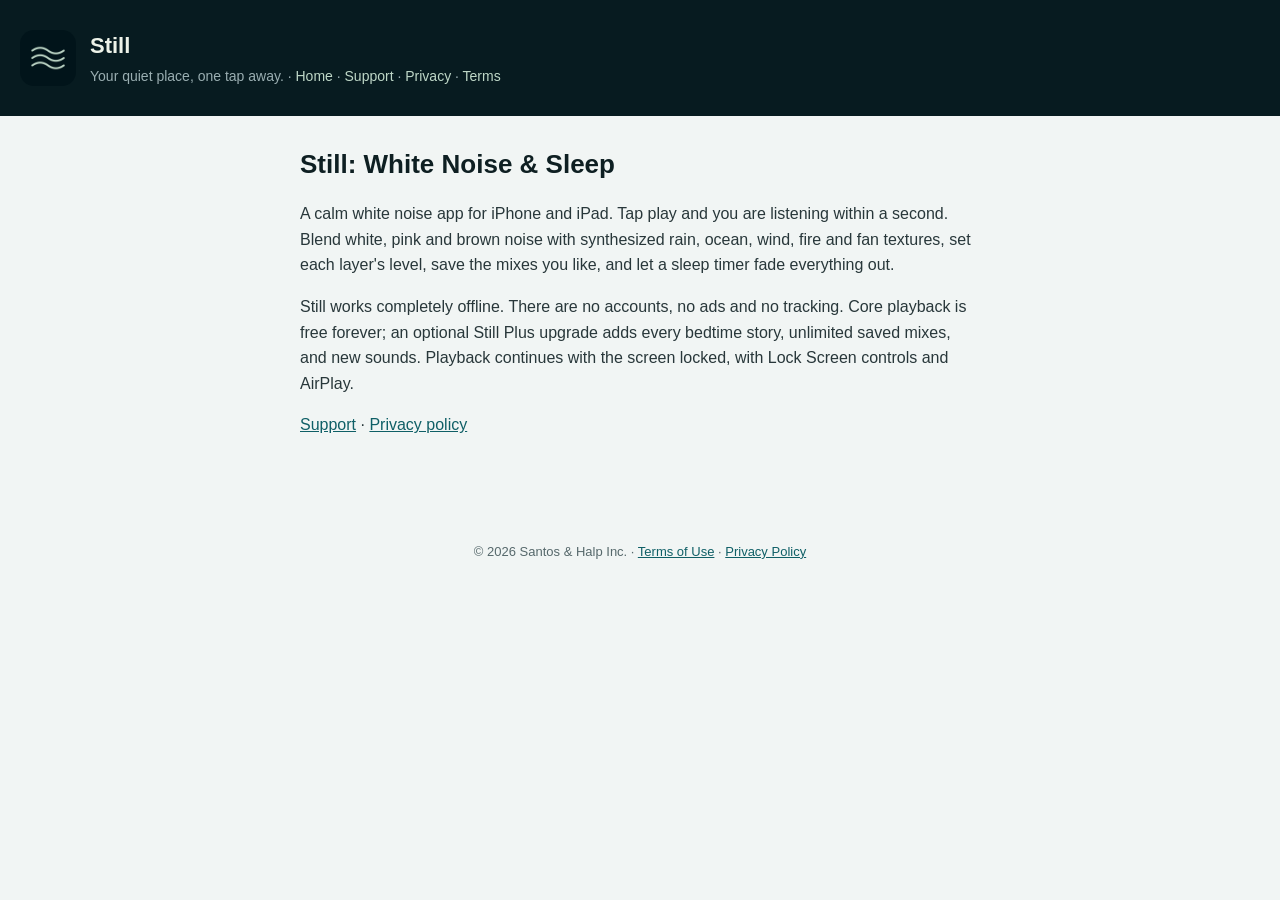
<file: index.html>
<!doctype html><html lang="en"><head><meta charset="utf-8"><meta name="viewport" content="width=device-width,initial-scale=1"><link rel="stylesheet" href="style.css"><link rel="icon" href="icon.png"><title>Still: White Noise &amp; Sleep</title></head><body>
<header><div class="wrap"><img src="icon.png" alt=""><div><h1>Still</h1><p>Your quiet place, one tap away. · <a href="index.html">Home</a> · <a href="support.html">Support</a> · <a href="privacy.html">Privacy</a> · <a href="terms.html">Terms</a></p></div></div></header><main>
<h2>Still: White Noise &amp; Sleep</h2>
<p>A calm white noise app for iPhone and iPad. Tap play and you are listening within a second. Blend white, pink and brown noise with synthesized rain, ocean, wind, fire and fan textures, set each layer's level, save the mixes you like, and let a sleep timer fade everything out.</p>
<p>Still works completely offline. There are no accounts, no ads and no tracking. Core playback is free forever; an optional Still Plus upgrade adds every bedtime story, unlimited saved mixes, and new sounds. Playback continues with the screen locked, with Lock Screen controls and AirPlay.</p>
<p><a href="support.html">Support</a> · <a href="privacy.html">Privacy policy</a></p>
</main><footer>© 2026 Santos &amp; Halp Inc. · <a href="terms.html">Terms of Use</a> · <a href="privacy.html">Privacy Policy</a></footer></body></html>
</file>
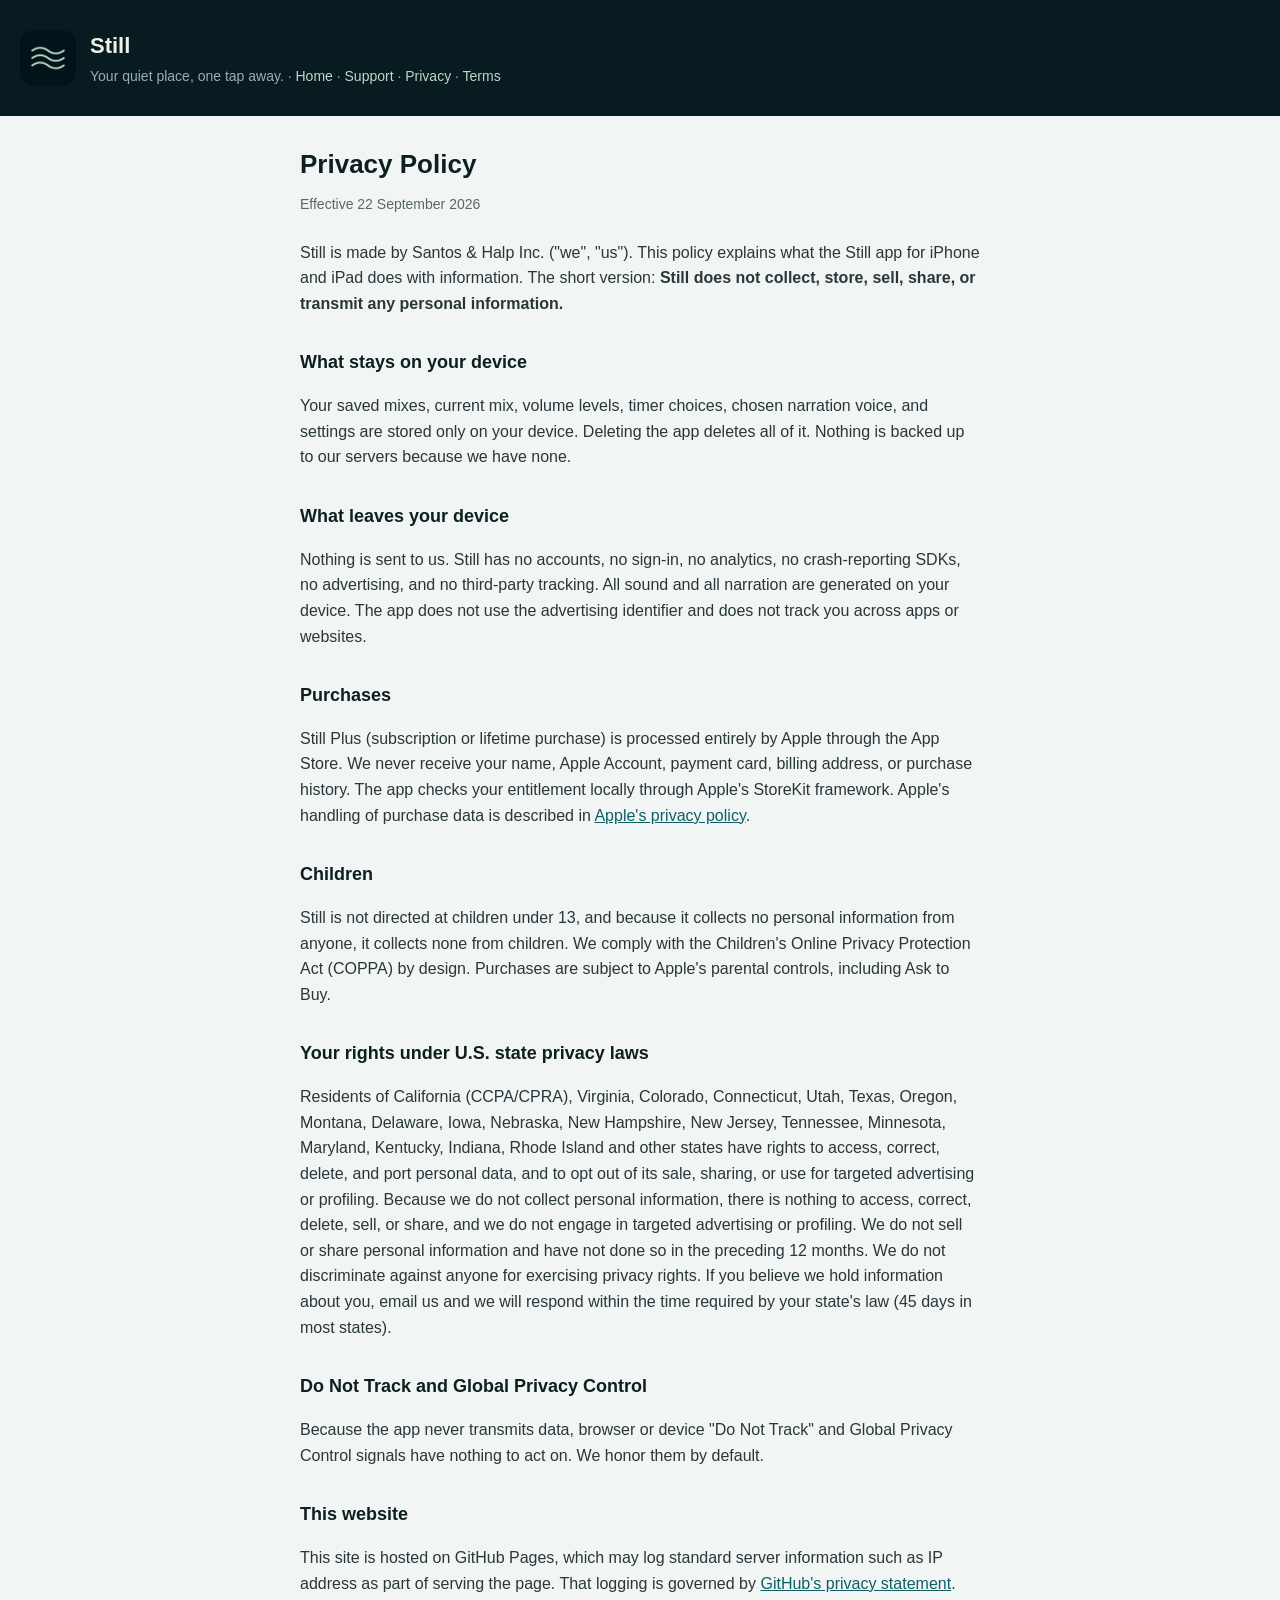
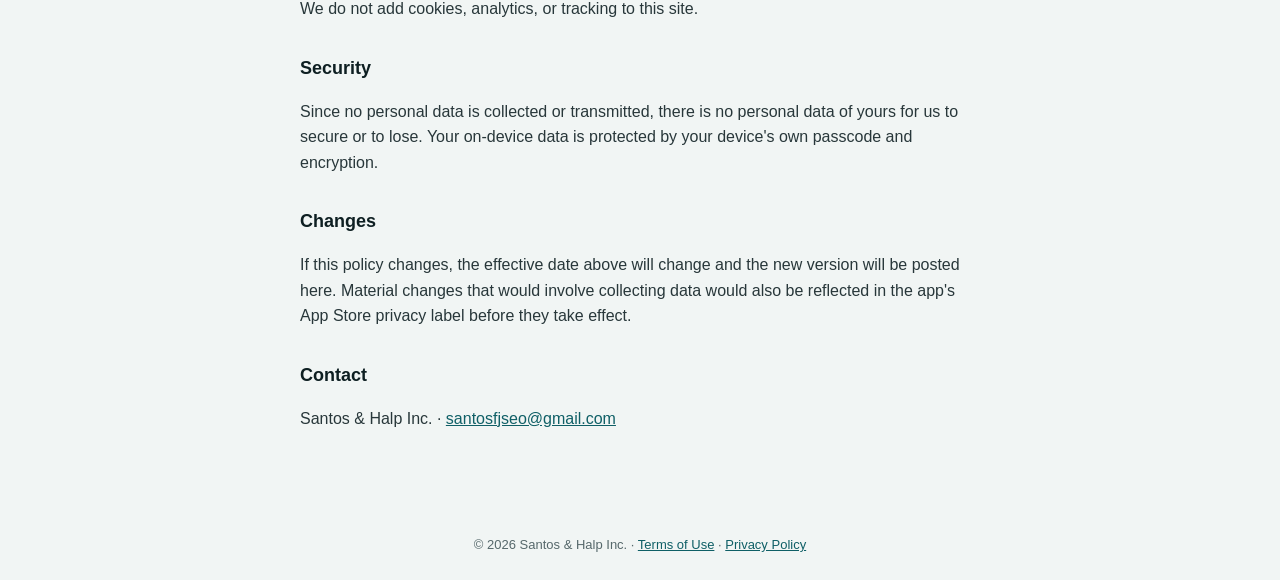
<file: privacy.html>
<!doctype html><html lang="en"><head><meta charset="utf-8"><meta name="viewport" content="width=device-width,initial-scale=1"><link rel="stylesheet" href="style.css"><link rel="icon" href="icon.png"><title>Privacy Policy · Still</title></head><body>
<header><div class="wrap"><img src="icon.png" alt=""><div><h1>Still</h1><p>Your quiet place, one tap away. · <a href="index.html">Home</a> · <a href="support.html">Support</a> · <a href="privacy.html">Privacy</a> · <a href="terms.html">Terms</a></p></div></div></header><main>
<h2>Privacy Policy</h2><p class="updated">Effective 22 September 2026</p>
<p>Still is made by Santos &amp; Halp Inc. ("we", "us"). This policy explains what the Still app for iPhone and iPad does with information. The short version: <strong>Still does not collect, store, sell, share, or transmit any personal information.</strong></p>
<h3>What stays on your device</h3>
<p>Your saved mixes, current mix, volume levels, timer choices, chosen narration voice, and settings are stored only on your device. Deleting the app deletes all of it. Nothing is backed up to our servers because we have none.</p>
<h3>What leaves your device</h3>
<p>Nothing is sent to us. Still has no accounts, no sign-in, no analytics, no crash-reporting SDKs, no advertising, and no third-party tracking. All sound and all narration are generated on your device. The app does not use the advertising identifier and does not track you across apps or websites.</p>
<h3>Purchases</h3>
<p>Still Plus (subscription or lifetime purchase) is processed entirely by Apple through the App Store. We never receive your name, Apple Account, payment card, billing address, or purchase history. The app checks your entitlement locally through Apple's StoreKit framework. Apple's handling of purchase data is described in <a href="https://www.apple.com/legal/privacy/">Apple's privacy policy</a>.</p>
<h3>Children</h3>
<p>Still is not directed at children under 13, and because it collects no personal information from anyone, it collects none from children. We comply with the Children's Online Privacy Protection Act (COPPA) by design. Purchases are subject to Apple's parental controls, including Ask to Buy.</p>
<h3>Your rights under U.S. state privacy laws</h3>
<p>Residents of California (CCPA/CPRA), Virginia, Colorado, Connecticut, Utah, Texas, Oregon, Montana, Delaware, Iowa, Nebraska, New Hampshire, New Jersey, Tennessee, Minnesota, Maryland, Kentucky, Indiana, Rhode Island and other states have rights to access, correct, delete, and port personal data, and to opt out of its sale, sharing, or use for targeted advertising or profiling. Because we do not collect personal information, there is nothing to access, correct, delete, sell, or share, and we do not engage in targeted advertising or profiling. We do not sell or share personal information and have not done so in the preceding 12 months. We do not discriminate against anyone for exercising privacy rights. If you believe we hold information about you, email us and we will respond within the time required by your state's law (45 days in most states).</p>
<h3>Do Not Track and Global Privacy Control</h3>
<p>Because the app never transmits data, browser or device "Do Not Track" and Global Privacy Control signals have nothing to act on. We honor them by default.</p>
<h3>This website</h3>
<p>This site is hosted on GitHub Pages, which may log standard server information such as IP address as part of serving the page. That logging is governed by <a href="https://docs.github.com/en/site-policy/privacy-policies/github-general-privacy-statement">GitHub's privacy statement</a>. We do not add cookies, analytics, or tracking to this site.</p>
<h3>Security</h3>
<p>Since no personal data is collected or transmitted, there is no personal data of yours for us to secure or to lose. Your on-device data is protected by your device's own passcode and encryption.</p>
<h3>Changes</h3>
<p>If this policy changes, the effective date above will change and the new version will be posted here. Material changes that would involve collecting data would also be reflected in the app's App Store privacy label before they take effect.</p>
<h3>Contact</h3>
<p>Santos &amp; Halp Inc. · <a href="mailto:santosfjseo@gmail.com">santosfjseo@gmail.com</a></p>
</main><footer>© 2026 Santos &amp; Halp Inc. · <a href="terms.html">Terms of Use</a> · <a href="privacy.html">Privacy Policy</a></footer></body></html>
</file>
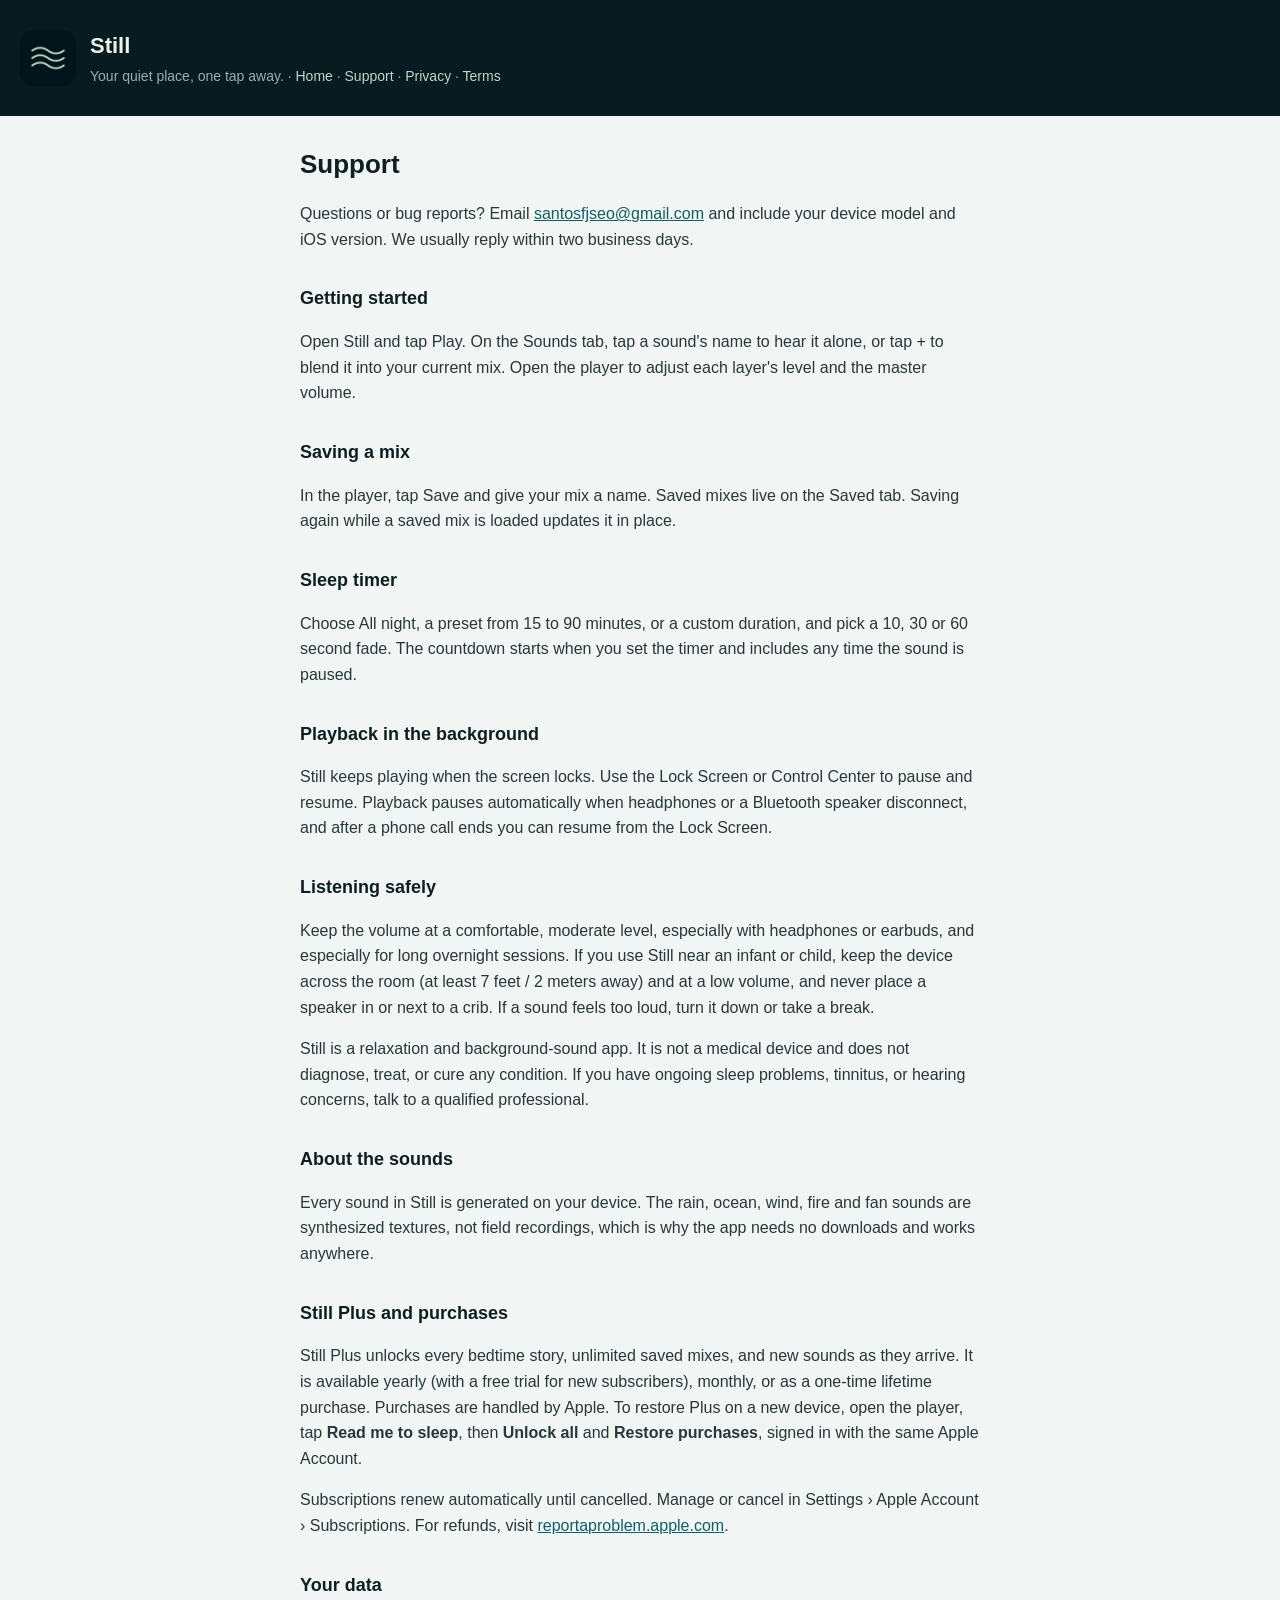
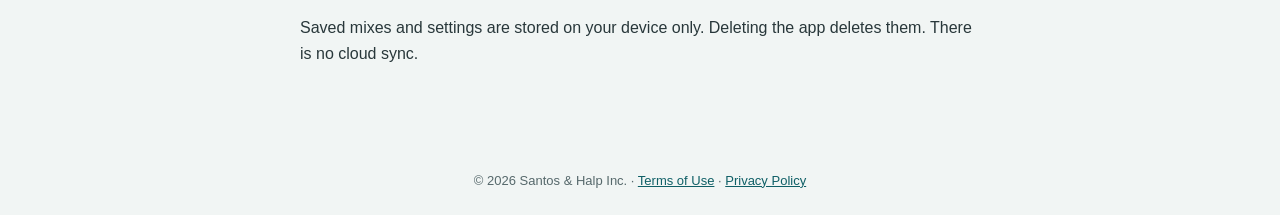
<file: support.html>
<!doctype html><html lang="en"><head><meta charset="utf-8"><meta name="viewport" content="width=device-width,initial-scale=1"><link rel="stylesheet" href="style.css"><link rel="icon" href="icon.png"><title>Support · Still</title></head><body>
<header><div class="wrap"><img src="icon.png" alt=""><div><h1>Still</h1><p>Your quiet place, one tap away. · <a href="index.html">Home</a> · <a href="support.html">Support</a> · <a href="privacy.html">Privacy</a> · <a href="terms.html">Terms</a></p></div></div></header><main>
<h2>Support</h2>
<p>Questions or bug reports? Email <a href="mailto:santosfjseo@gmail.com?subject=Still%20support">santosfjseo@gmail.com</a> and include your device model and iOS version. We usually reply within two business days.</p>
<h3>Getting started</h3>
<p>Open Still and tap Play. On the Sounds tab, tap a sound's name to hear it alone, or tap + to blend it into your current mix. Open the player to adjust each layer's level and the master volume.</p>
<h3>Saving a mix</h3>
<p>In the player, tap Save and give your mix a name. Saved mixes live on the Saved tab. Saving again while a saved mix is loaded updates it in place.</p>
<h3>Sleep timer</h3>
<p>Choose All night, a preset from 15 to 90 minutes, or a custom duration, and pick a 10, 30 or 60 second fade. The countdown starts when you set the timer and includes any time the sound is paused.</p>
<h3>Playback in the background</h3>
<p>Still keeps playing when the screen locks. Use the Lock Screen or Control Center to pause and resume. Playback pauses automatically when headphones or a Bluetooth speaker disconnect, and after a phone call ends you can resume from the Lock Screen.</p>
<h3>Listening safely</h3>
<p>Keep the volume at a comfortable, moderate level, especially with headphones or earbuds, and especially for long overnight sessions. If you use Still near an infant or child, keep the device across the room (at least 7 feet / 2 meters away) and at a low volume, and never place a speaker in or next to a crib. If a sound feels too loud, turn it down or take a break.</p>
<p>Still is a relaxation and background-sound app. It is not a medical device and does not diagnose, treat, or cure any condition. If you have ongoing sleep problems, tinnitus, or hearing concerns, talk to a qualified professional.</p>
<h3>About the sounds</h3>
<p>Every sound in Still is generated on your device. The rain, ocean, wind, fire and fan sounds are synthesized textures, not field recordings, which is why the app needs no downloads and works anywhere.</p>
<h3>Still Plus and purchases</h3>
<p>Still Plus unlocks every bedtime story, unlimited saved mixes, and new sounds as they arrive. It is available yearly (with a free trial for new subscribers), monthly, or as a one-time lifetime purchase. Purchases are handled by Apple. To restore Plus on a new device, open the player, tap <strong>Read me to sleep</strong>, then <strong>Unlock all</strong> and <strong>Restore purchases</strong>, signed in with the same Apple Account.</p>
<p>Subscriptions renew automatically until cancelled. Manage or cancel in Settings › Apple Account › Subscriptions. For refunds, visit <a href="https://reportaproblem.apple.com">reportaproblem.apple.com</a>.</p>
<h3>Your data</h3>
<p>Saved mixes and settings are stored on your device only. Deleting the app deletes them. There is no cloud sync.</p>
</main><footer>© 2026 Santos &amp; Halp Inc. · <a href="terms.html">Terms of Use</a> · <a href="privacy.html">Privacy Policy</a></footer></body></html>
</file>
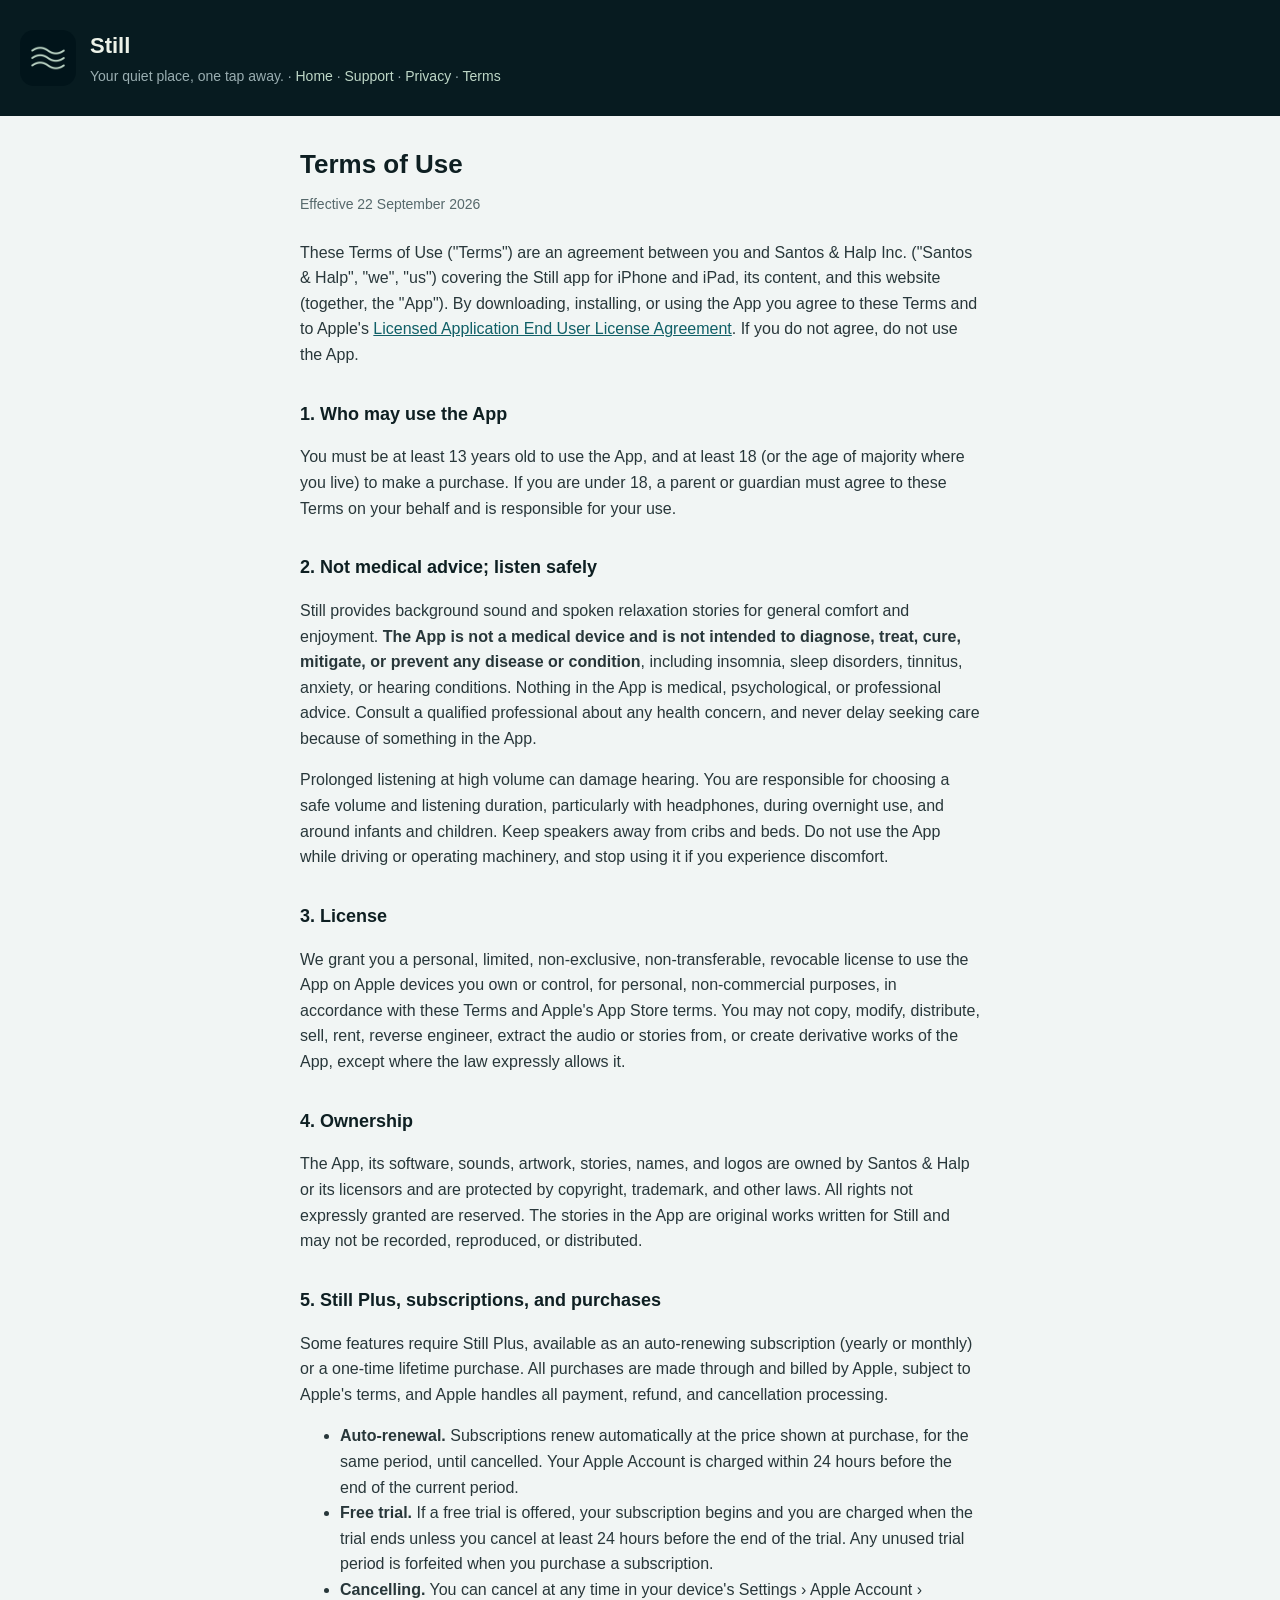
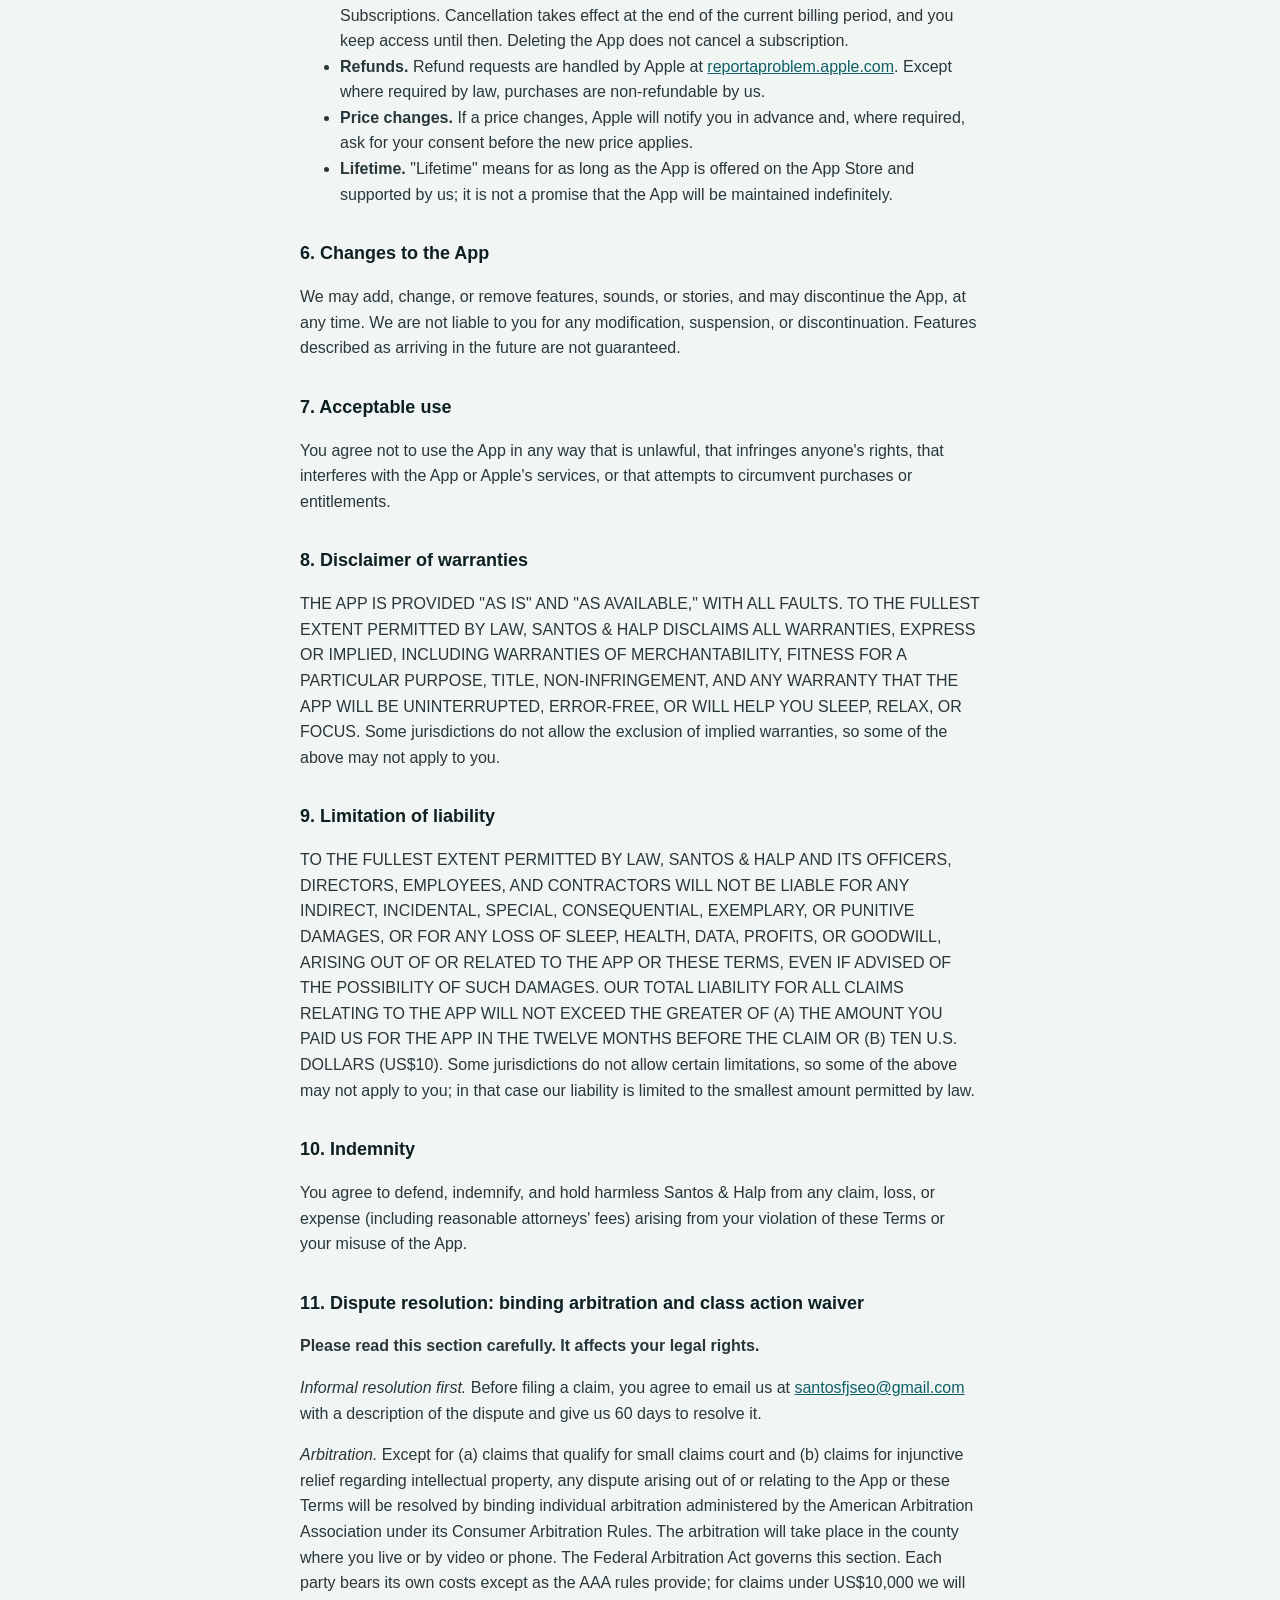
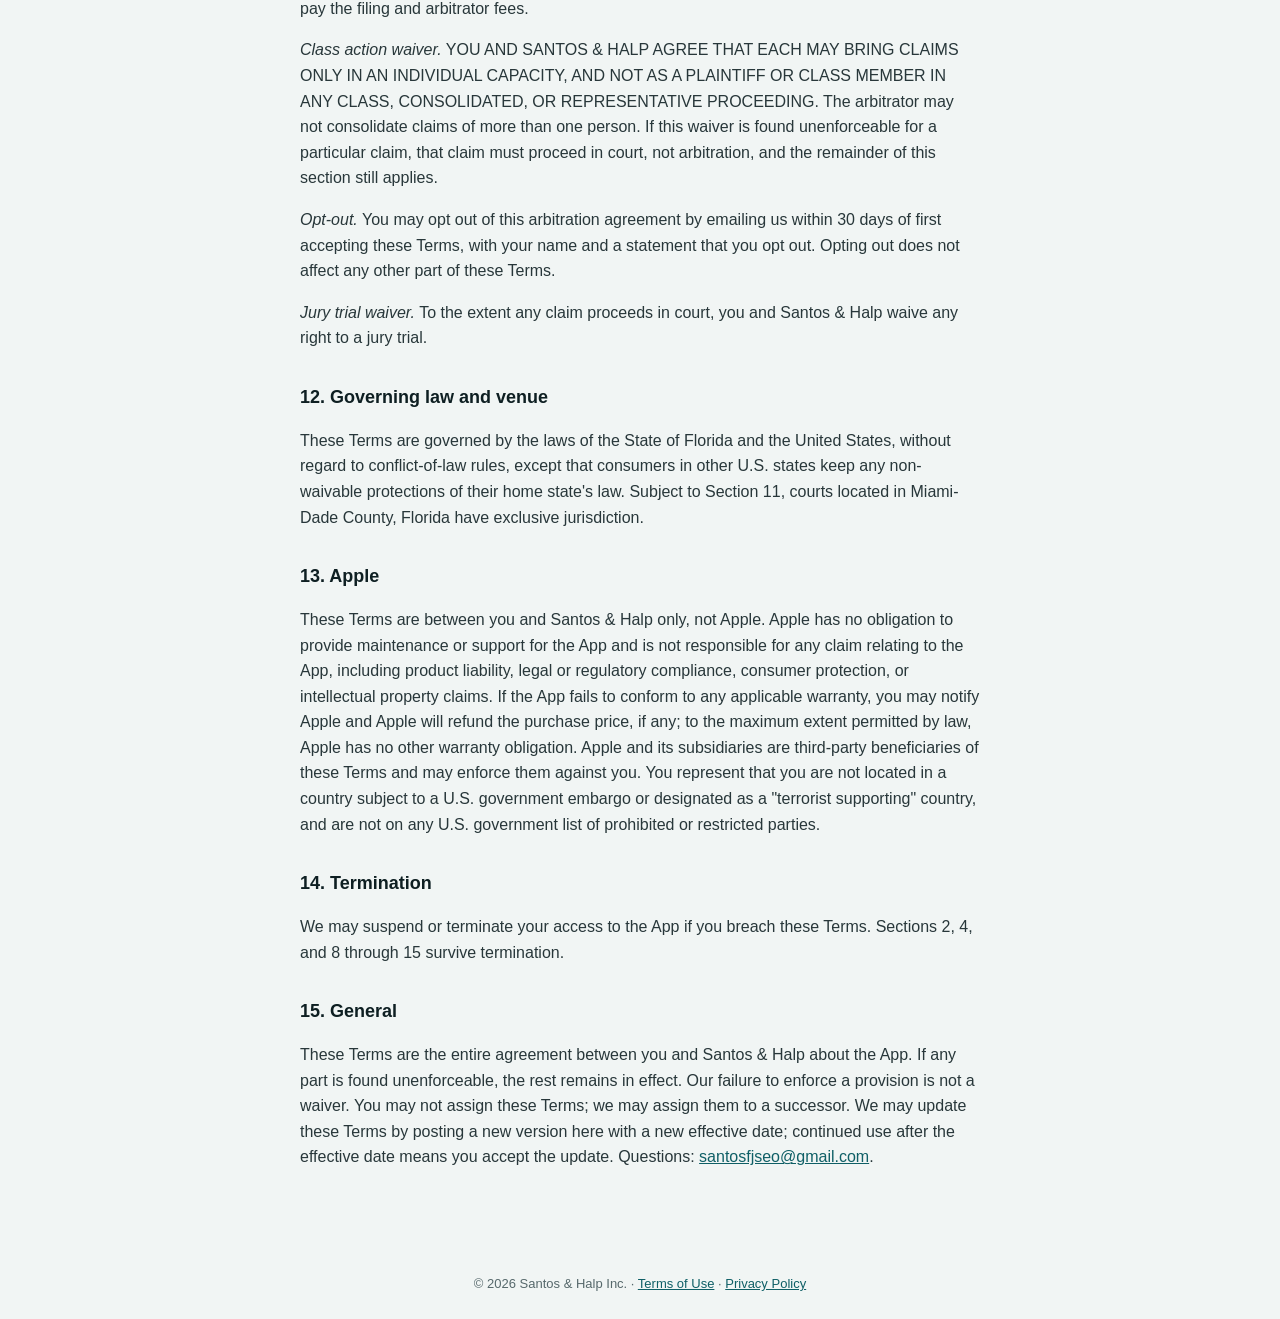
<file: terms.html>
<!doctype html><html lang="en"><head><meta charset="utf-8"><meta name="viewport" content="width=device-width,initial-scale=1"><link rel="stylesheet" href="style.css"><link rel="icon" href="icon.png"><title>Terms of Use · Still</title></head><body>
<header><div class="wrap"><img src="icon.png" alt=""><div><h1>Still</h1><p>Your quiet place, one tap away. · <a href="index.html">Home</a> · <a href="support.html">Support</a> · <a href="privacy.html">Privacy</a> · <a href="terms.html">Terms</a></p></div></div></header><main>
<h2>Terms of Use</h2><p class="updated">Effective 22 September 2026</p>
<p>These Terms of Use ("Terms") are an agreement between you and Santos &amp; Halp Inc. ("Santos &amp; Halp", "we", "us") covering the Still app for iPhone and iPad, its content, and this website (together, the "App"). By downloading, installing, or using the App you agree to these Terms and to Apple's <a href="https://www.apple.com/legal/internet-services/itunes/dev/stdeula/">Licensed Application End User License Agreement</a>. If you do not agree, do not use the App.</p>

<h3>1. Who may use the App</h3>
<p>You must be at least 13 years old to use the App, and at least 18 (or the age of majority where you live) to make a purchase. If you are under 18, a parent or guardian must agree to these Terms on your behalf and is responsible for your use.</p>

<h3>2. Not medical advice; listen safely</h3>
<p>Still provides background sound and spoken relaxation stories for general comfort and enjoyment. <strong>The App is not a medical device and is not intended to diagnose, treat, cure, mitigate, or prevent any disease or condition</strong>, including insomnia, sleep disorders, tinnitus, anxiety, or hearing conditions. Nothing in the App is medical, psychological, or professional advice. Consult a qualified professional about any health concern, and never delay seeking care because of something in the App.</p>
<p>Prolonged listening at high volume can damage hearing. You are responsible for choosing a safe volume and listening duration, particularly with headphones, during overnight use, and around infants and children. Keep speakers away from cribs and beds. Do not use the App while driving or operating machinery, and stop using it if you experience discomfort.</p>

<h3>3. License</h3>
<p>We grant you a personal, limited, non-exclusive, non-transferable, revocable license to use the App on Apple devices you own or control, for personal, non-commercial purposes, in accordance with these Terms and Apple's App Store terms. You may not copy, modify, distribute, sell, rent, reverse engineer, extract the audio or stories from, or create derivative works of the App, except where the law expressly allows it.</p>

<h3>4. Ownership</h3>
<p>The App, its software, sounds, artwork, stories, names, and logos are owned by Santos &amp; Halp or its licensors and are protected by copyright, trademark, and other laws. All rights not expressly granted are reserved. The stories in the App are original works written for Still and may not be recorded, reproduced, or distributed.</p>

<h3>5. Still Plus, subscriptions, and purchases</h3>
<p>Some features require Still Plus, available as an auto-renewing subscription (yearly or monthly) or a one-time lifetime purchase. All purchases are made through and billed by Apple, subject to Apple's terms, and Apple handles all payment, refund, and cancellation processing.</p>
<ul>
<li><strong>Auto-renewal.</strong> Subscriptions renew automatically at the price shown at purchase, for the same period, until cancelled. Your Apple Account is charged within 24 hours before the end of the current period.</li>
<li><strong>Free trial.</strong> If a free trial is offered, your subscription begins and you are charged when the trial ends unless you cancel at least 24 hours before the end of the trial. Any unused trial period is forfeited when you purchase a subscription.</li>
<li><strong>Cancelling.</strong> You can cancel at any time in your device's Settings › Apple Account › Subscriptions. Cancellation takes effect at the end of the current billing period, and you keep access until then. Deleting the App does not cancel a subscription.</li>
<li><strong>Refunds.</strong> Refund requests are handled by Apple at <a href="https://reportaproblem.apple.com">reportaproblem.apple.com</a>. Except where required by law, purchases are non-refundable by us.</li>
<li><strong>Price changes.</strong> If a price changes, Apple will notify you in advance and, where required, ask for your consent before the new price applies.</li>
<li><strong>Lifetime.</strong> "Lifetime" means for as long as the App is offered on the App Store and supported by us; it is not a promise that the App will be maintained indefinitely.</li>
</ul>

<h3>6. Changes to the App</h3>
<p>We may add, change, or remove features, sounds, or stories, and may discontinue the App, at any time. We are not liable to you for any modification, suspension, or discontinuation. Features described as arriving in the future are not guaranteed.</p>

<h3>7. Acceptable use</h3>
<p>You agree not to use the App in any way that is unlawful, that infringes anyone's rights, that interferes with the App or Apple's services, or that attempts to circumvent purchases or entitlements.</p>

<h3>8. Disclaimer of warranties</h3>
<p>THE APP IS PROVIDED "AS IS" AND "AS AVAILABLE," WITH ALL FAULTS. TO THE FULLEST EXTENT PERMITTED BY LAW, SANTOS &amp; HALP DISCLAIMS ALL WARRANTIES, EXPRESS OR IMPLIED, INCLUDING WARRANTIES OF MERCHANTABILITY, FITNESS FOR A PARTICULAR PURPOSE, TITLE, NON-INFRINGEMENT, AND ANY WARRANTY THAT THE APP WILL BE UNINTERRUPTED, ERROR-FREE, OR WILL HELP YOU SLEEP, RELAX, OR FOCUS. Some jurisdictions do not allow the exclusion of implied warranties, so some of the above may not apply to you.</p>

<h3>9. Limitation of liability</h3>
<p>TO THE FULLEST EXTENT PERMITTED BY LAW, SANTOS &amp; HALP AND ITS OFFICERS, DIRECTORS, EMPLOYEES, AND CONTRACTORS WILL NOT BE LIABLE FOR ANY INDIRECT, INCIDENTAL, SPECIAL, CONSEQUENTIAL, EXEMPLARY, OR PUNITIVE DAMAGES, OR FOR ANY LOSS OF SLEEP, HEALTH, DATA, PROFITS, OR GOODWILL, ARISING OUT OF OR RELATED TO THE APP OR THESE TERMS, EVEN IF ADVISED OF THE POSSIBILITY OF SUCH DAMAGES. OUR TOTAL LIABILITY FOR ALL CLAIMS RELATING TO THE APP WILL NOT EXCEED THE GREATER OF (A) THE AMOUNT YOU PAID US FOR THE APP IN THE TWELVE MONTHS BEFORE THE CLAIM OR (B) TEN U.S. DOLLARS (US$10). Some jurisdictions do not allow certain limitations, so some of the above may not apply to you; in that case our liability is limited to the smallest amount permitted by law.</p>

<h3>10. Indemnity</h3>
<p>You agree to defend, indemnify, and hold harmless Santos &amp; Halp from any claim, loss, or expense (including reasonable attorneys' fees) arising from your violation of these Terms or your misuse of the App.</p>

<h3>11. Dispute resolution: binding arbitration and class action waiver</h3>
<p><strong>Please read this section carefully. It affects your legal rights.</strong></p>
<p><em>Informal resolution first.</em> Before filing a claim, you agree to email us at <a href="mailto:santosfjseo@gmail.com">santosfjseo@gmail.com</a> with a description of the dispute and give us 60 days to resolve it.</p>
<p><em>Arbitration.</em> Except for (a) claims that qualify for small claims court and (b) claims for injunctive relief regarding intellectual property, any dispute arising out of or relating to the App or these Terms will be resolved by binding individual arbitration administered by the American Arbitration Association under its Consumer Arbitration Rules. The arbitration will take place in the county where you live or by video or phone. The Federal Arbitration Act governs this section. Each party bears its own costs except as the AAA rules provide; for claims under US$10,000 we will pay the filing and arbitrator fees.</p>
<p><em>Class action waiver.</em> YOU AND SANTOS &amp; HALP AGREE THAT EACH MAY BRING CLAIMS ONLY IN AN INDIVIDUAL CAPACITY, AND NOT AS A PLAINTIFF OR CLASS MEMBER IN ANY CLASS, CONSOLIDATED, OR REPRESENTATIVE PROCEEDING. The arbitrator may not consolidate claims of more than one person. If this waiver is found unenforceable for a particular claim, that claim must proceed in court, not arbitration, and the remainder of this section still applies.</p>
<p><em>Opt-out.</em> You may opt out of this arbitration agreement by emailing us within 30 days of first accepting these Terms, with your name and a statement that you opt out. Opting out does not affect any other part of these Terms.</p>
<p><em>Jury trial waiver.</em> To the extent any claim proceeds in court, you and Santos &amp; Halp waive any right to a jury trial.</p>

<h3>12. Governing law and venue</h3>
<p>These Terms are governed by the laws of the State of Florida and the United States, without regard to conflict-of-law rules, except that consumers in other U.S. states keep any non-waivable protections of their home state's law. Subject to Section 11, courts located in Miami-Dade County, Florida have exclusive jurisdiction.</p>

<h3>13. Apple</h3>
<p>These Terms are between you and Santos &amp; Halp only, not Apple. Apple has no obligation to provide maintenance or support for the App and is not responsible for any claim relating to the App, including product liability, legal or regulatory compliance, consumer protection, or intellectual property claims. If the App fails to conform to any applicable warranty, you may notify Apple and Apple will refund the purchase price, if any; to the maximum extent permitted by law, Apple has no other warranty obligation. Apple and its subsidiaries are third-party beneficiaries of these Terms and may enforce them against you. You represent that you are not located in a country subject to a U.S. government embargo or designated as a "terrorist supporting" country, and are not on any U.S. government list of prohibited or restricted parties.</p>

<h3>14. Termination</h3>
<p>We may suspend or terminate your access to the App if you breach these Terms. Sections 2, 4, and 8 through 15 survive termination.</p>

<h3>15. General</h3>
<p>These Terms are the entire agreement between you and Santos &amp; Halp about the App. If any part is found unenforceable, the rest remains in effect. Our failure to enforce a provision is not a waiver. You may not assign these Terms; we may assign them to a successor. We may update these Terms by posting a new version here with a new effective date; continued use after the effective date means you accept the update. Questions: <a href="mailto:santosfjseo@gmail.com">santosfjseo@gmail.com</a>.</p>
</main><footer>© 2026 Santos &amp; Halp Inc. · <a href="terms.html">Terms of Use</a> · <a href="privacy.html">Privacy Policy</a></footer></body></html>
</file>
<file: style.css>
:root{--bg:#F1F5F4;--card:#fff;--ink:#0E1F22;--dim:#56686B;--line:#D3DDDC;--teal:#0F5F66;--sage:#BED7C7;--night:#071B20}
*{box-sizing:border-box}body{margin:0;background:var(--bg);color:var(--ink);font:16px/1.6 -apple-system,BlinkMacSystemFont,"Segoe UI",Helvetica,Arial,sans-serif}
header{background:var(--night);color:#EDF2E8;padding:28px 20px}header .wrap{display:flex;align-items:center;gap:14px}
header img{width:56px;height:56px;border-radius:14px}header h1{font-size:22px;margin:0}header p{margin:2px 0 0;color:#9AAEB1;font-size:14px}
header a{color:var(--sage);text-decoration:none}
main{max-width:720px;margin:0 auto;padding:28px 20px 64px}h2{font-size:26px;margin:0 0 8px}h3{font-size:18px;margin:32px 0 6px}
.updated{color:var(--dim);font-size:14px;margin:0 0 24px}p,li{color:#28373A}a{color:var(--teal)}
footer{color:var(--dim);font-size:13px;text-align:center;padding:24px}
</file>
